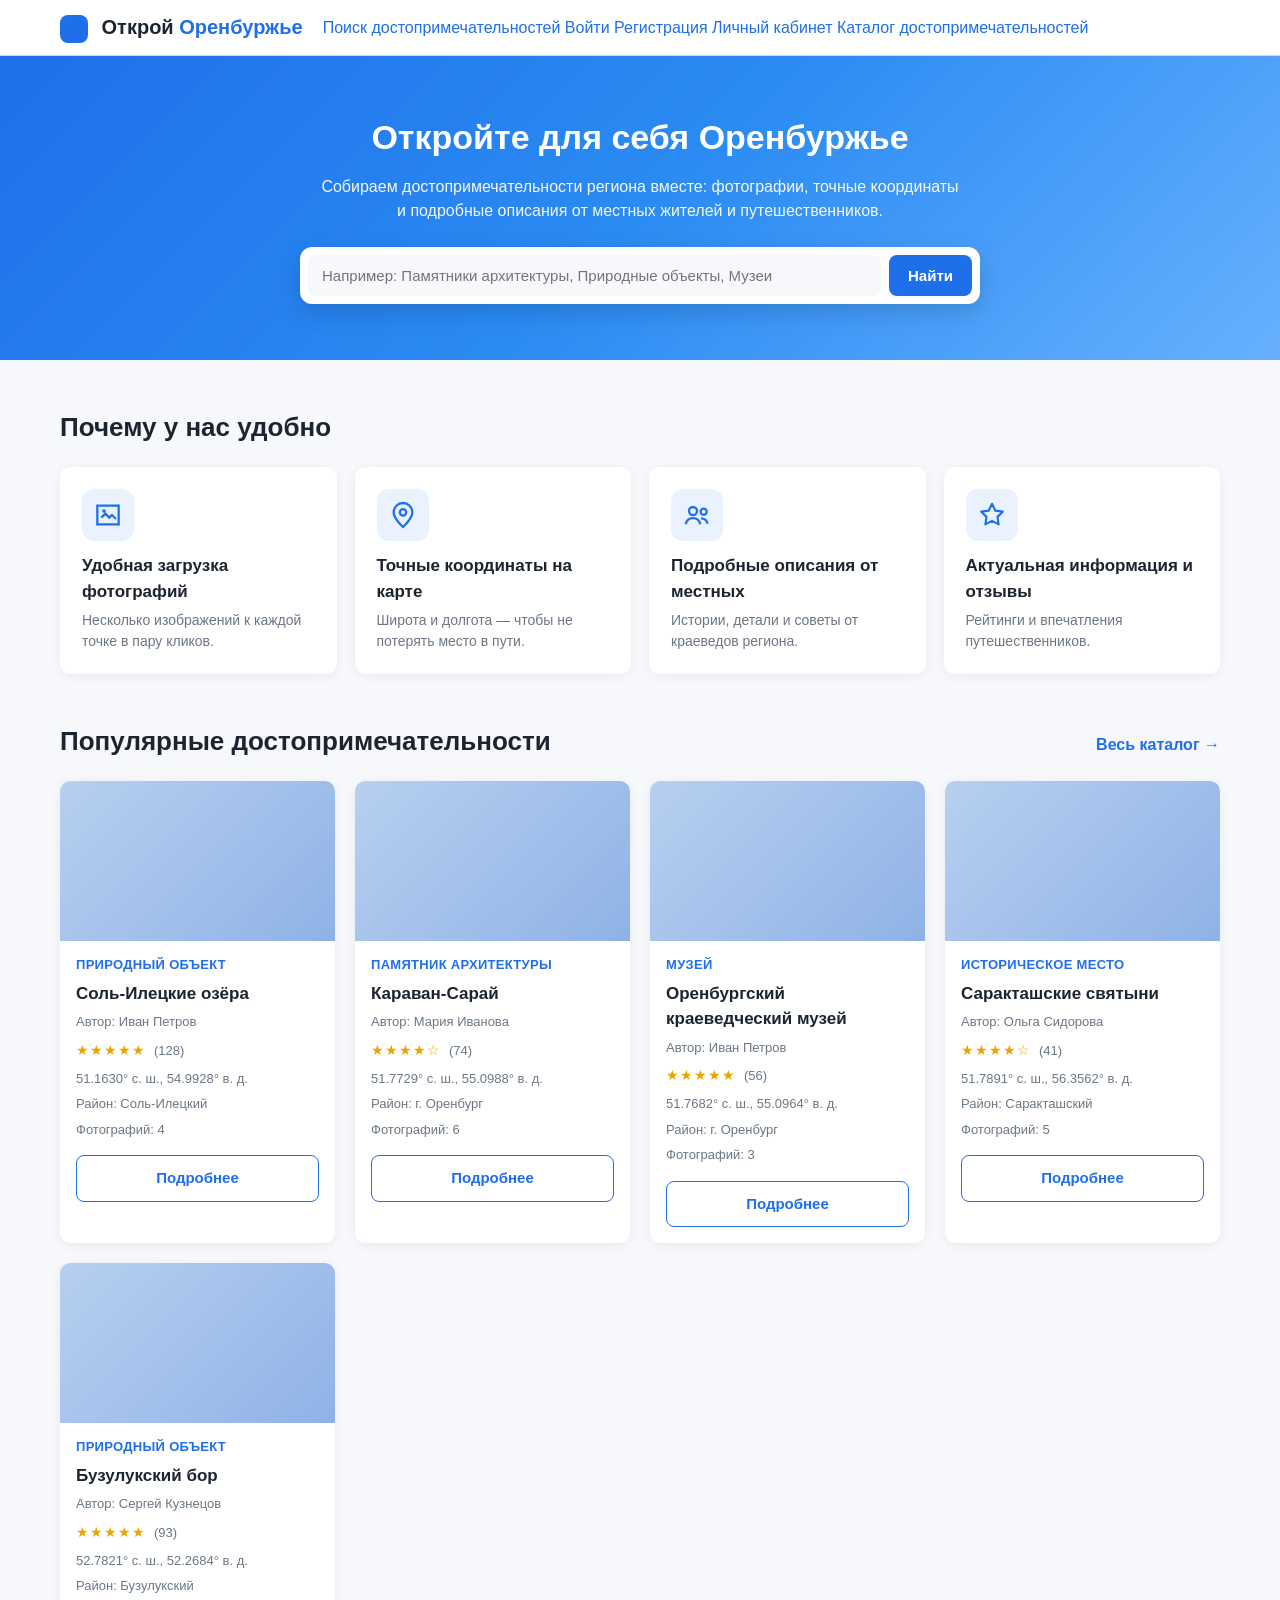
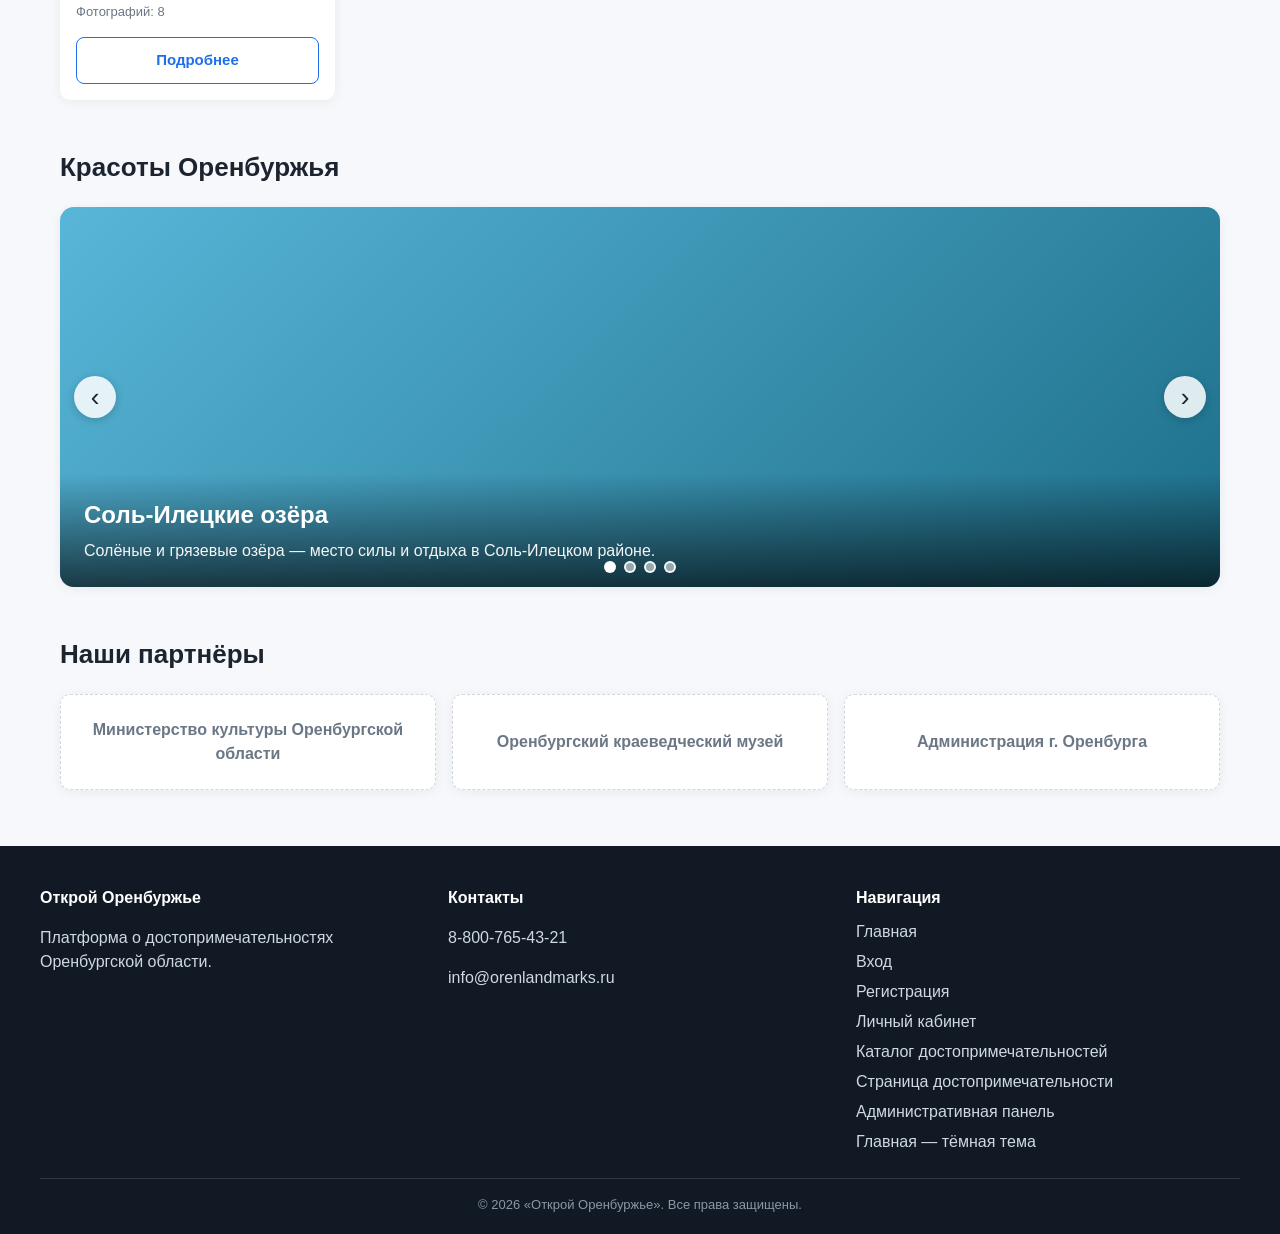
<file: index.html>
<!DOCTYPE html>
<html lang="ru">
<head>
  <meta charset="UTF-8">
  <meta name="viewport" content="width=device-width, initial-scale=1.0">
  <meta name="description" content="Открой Оренбуржье — платформа о достопримечательностях Оренбургской области: фото, координаты, описания от местных жителей.">
  <title>Открой Оренбуржье — главная</title>
  <link rel="stylesheet" href="style.css">
</head>
<body>

  <!-- ===================== ШАПКА / НАВИГАЦИЯ ===================== -->
  <header class="site-header">
    <div class="header-inner">

      <!-- Бургер (только мобилка, чистый CSS через :checked) -->
      <input type="checkbox" id="burger-toggle" class="burger-toggle" aria-label="Открыть меню">
      <label for="burger-toggle" class="burger" aria-hidden="true">
        <span></span><span></span><span></span>
      </label>

      <a href="index.html" class="logo" id="logo">
        <span class="logo-mark" aria-hidden="true">О</span>
        Открой&nbsp;<span>Оренбуржье</span>
      </a>

      <nav class="main-nav" id="main-nav">
        <a href="#search-section" id="go-to-search">Поиск достопримечательностей</a>
        <a href="login.html"    id="nav-login">Войти</a>
        <a href="register.html" id="nav-register">Регистрация</a>
        <a href="profile.html"  id="nav-profile">Личный кабинет</a>
        <a href="catalog.html"  id="nav-catalog">Каталог достопримечательностей</a>
      </nav>
    </div>
  </header>

  <main>

    <!-- ===================== HERO / БЫСТРЫЙ ПОИСК ===================== -->
    <section class="hero" id="search-section">
      <div class="hero-inner">
        <h1>Откройте для себя Оренбуржье</h1>
        <p class="hero-sub">
          Собираем достопримечательности региона вместе: фотографии, точные координаты
          и подробные описания от местных жителей и путешественников.
        </p>

        <form class="search-form" action="catalog.html" method="get" role="search">
          <label for="search-input" class="visually-hidden">Поиск по категориям</label>
          <input
            id="search-input"
            name="q"
            type="search"
            list="search-suggestions"
            placeholder="Например: Памятники архитектуры, Природные объекты, Музеи"
            autocomplete="off">
          <datalist id="search-suggestions">
            <option value="Памятники архитектуры">
            <option value="Природные объекты">
            <option value="Музеи">
            <option value="Исторические места">
          </datalist>
          <button id="search-button" class="btn btn-primary" type="submit">Найти</button>
        </form>
      </div>
    </section>

    <!-- ===================== ПРЕИМУЩЕСТВА ===================== -->
    <section class="section advantages" id="advantages-section">
      <h2 class="section-title">Почему у нас удобно</h2>
      <div class="advantages-grid">

        <article class="advantage">
          <div class="adv-icon" aria-hidden="true">
            <!-- иконка «фото/загрузка» -->
            <svg viewBox="0 0 24 24" width="32" height="32">
              <path d="M4 5h16v14H4z" fill="none" stroke="currentColor" stroke-width="1.7"/>
              <path d="M7 14l3-3 3 3 2-2 3 3" fill="none" stroke="currentColor" stroke-width="1.7"/>
              <circle cx="9" cy="9" r="1.4" fill="currentColor"/>
            </svg>
          </div>
          <h3>Удобная загрузка фотографий</h3>
          <p>Несколько изображений к каждой точке в пару кликов.</p>
        </article>

        <article class="advantage">
          <div class="adv-icon" aria-hidden="true">
            <!-- иконка «карта/координаты» -->
            <svg viewBox="0 0 24 24" width="32" height="32">
              <path d="M12 21s7-6.2 7-11a7 7 0 1 0-14 0c0 4.8 7 11 7 11z"
                    fill="none" stroke="currentColor" stroke-width="1.7"/>
              <circle cx="12" cy="10" r="2.4" fill="none" stroke="currentColor" stroke-width="1.7"/>
            </svg>
          </div>
          <h3>Точные координаты на карте</h3>
          <p>Широта и долгота — чтобы не потерять место в пути.</p>
        </article>

        <article class="advantage">
          <div class="adv-icon" aria-hidden="true">
            <!-- иконка «люди» -->
            <svg viewBox="0 0 24 24" width="32" height="32">
              <circle cx="9" cy="9" r="3" fill="none" stroke="currentColor" stroke-width="1.7"/>
              <path d="M3.5 19c.7-3 3-4.6 5.5-4.6S13.8 16 14.5 19"
                    fill="none" stroke="currentColor" stroke-width="1.7"/>
              <circle cx="17" cy="9.5" r="2.3" fill="none" stroke="currentColor" stroke-width="1.7"/>
              <path d="M15 14.6c2.2 0 4.3 1.4 5 4" fill="none" stroke="currentColor" stroke-width="1.7"/>
            </svg>
          </div>
          <h3>Подробные описания от местных</h3>
          <p>Истории, детали и советы от краеведов региона.</p>
        </article>

        <article class="advantage">
          <div class="adv-icon" aria-hidden="true">
            <!-- иконка «отзывы/звезда» -->
            <svg viewBox="0 0 24 24" width="32" height="32">
              <path d="M12 3.6l2.5 5.1 5.6.8-4 3.9.9 5.6L12 16.4l-5 2.6.9-5.6-4-3.9 5.6-.8z"
                    fill="none" stroke="currentColor" stroke-width="1.6" stroke-linejoin="round"/>
            </svg>
          </div>
          <h3>Актуальная информация и отзывы</h3>
          <p>Рейтинги и впечатления путешественников.</p>
        </article>

      </div>
    </section>

    <!-- ===================== ПОПУЛЯРНЫЕ (5 КАРТОЧЕК) ===================== -->
    <section class="section" id="popular-section">
      <div class="section-head">
        <h2 class="section-title">Популярные достопримечательности</h2>
        <a class="link-more" href="catalog.html">Весь каталог →</a>
      </div>

      <div class="popular-grid">

        <!-- Карточка 1 -->
        <article class="landmark-card">
          <div class="cover cover-1" aria-hidden="true"></div>
          <div class="card-body">
            <span class="cat">Природный объект</span>
            <h3><a href="landmark.html">Соль-Илецкие озёра</a></h3>
            <p class="meta">Автор: Иван Петров</p>
            <p class="rating" aria-label="Рейтинг 5 из 5">
              <span class="stars">★★★★★</span>
              <span class="rating-count">(128)</span>
            </p>
            <p class="meta coords">51.1630° с. ш., 54.9928° в. д.</p>
            <p class="meta">Район: Соль-Илецкий</p>
            <p class="meta">Фотографий: 4</p>
            <a class="btn btn-ghost btn-block" href="landmark.html">Подробнее</a>
          </div>
        </article>

        <!-- Карточка 2 -->
        <article class="landmark-card">
          <div class="cover cover-2" aria-hidden="true"></div>
          <div class="card-body">
            <span class="cat">Памятник архитектуры</span>
            <h3><a href="landmark.html">Караван-Сарай</a></h3>
            <p class="meta">Автор: Мария Иванова</p>
            <p class="rating" aria-label="Рейтинг 4 из 5">
              <span class="stars">★★★★☆</span>
              <span class="rating-count">(74)</span>
            </p>
            <p class="meta coords">51.7729° с. ш., 55.0988° в. д.</p>
            <p class="meta">Район: г. Оренбург</p>
            <p class="meta">Фотографий: 6</p>
            <a class="btn btn-ghost btn-block" href="landmark.html">Подробнее</a>
          </div>
        </article>

        <!-- Карточка 3 -->
        <article class="landmark-card">
          <div class="cover cover-3" aria-hidden="true"></div>
          <div class="card-body">
            <span class="cat">Музей</span>
            <h3><a href="landmark.html">Оренбургский краеведческий музей</a></h3>
            <p class="meta">Автор: Иван Петров</p>
            <p class="rating" aria-label="Рейтинг 5 из 5">
              <span class="stars">★★★★★</span>
              <span class="rating-count">(56)</span>
            </p>
            <p class="meta coords">51.7682° с. ш., 55.0964° в. д.</p>
            <p class="meta">Район: г. Оренбург</p>
            <p class="meta">Фотографий: 3</p>
            <a class="btn btn-ghost btn-block" href="landmark.html">Подробнее</a>
          </div>
        </article>

        <!-- Карточка 4 -->
        <article class="landmark-card">
          <div class="cover cover-4" aria-hidden="true"></div>
          <div class="card-body">
            <span class="cat">Историческое место</span>
            <h3><a href="landmark.html">Саракташские святыни</a></h3>
            <p class="meta">Автор: Ольга Сидорова</p>
            <p class="rating" aria-label="Рейтинг 4 из 5">
              <span class="stars">★★★★☆</span>
              <span class="rating-count">(41)</span>
            </p>
            <p class="meta coords">51.7891° с. ш., 56.3562° в. д.</p>
            <p class="meta">Район: Саракташский</p>
            <p class="meta">Фотографий: 5</p>
            <a class="btn btn-ghost btn-block" href="landmark.html">Подробнее</a>
          </div>
        </article>

        <!-- Карточка 5 -->
        <article class="landmark-card">
          <div class="cover cover-5" aria-hidden="true"></div>
          <div class="card-body">
            <span class="cat">Природный объект</span>
            <h3><a href="landmark.html">Бузулукский бор</a></h3>
            <p class="meta">Автор: Сергей Кузнецов</p>
            <p class="rating" aria-label="Рейтинг 5 из 5">
              <span class="stars">★★★★★</span>
              <span class="rating-count">(93)</span>
            </p>
            <p class="meta coords">52.7821° с. ш., 52.2684° в. д.</p>
            <p class="meta">Район: Бузулукский</p>
            <p class="meta">Фотографий: 8</p>
            <a class="btn btn-ghost btn-block" href="landmark.html">Подробнее</a>
          </div>
        </article>

      </div>
    </section>

    <!-- ===================== CSS-СЛАЙДЕР ===================== -->
    <section class="section" id="slider-section">
      <h2 class="section-title">Красоты Оренбуржья</h2>

      <div class="slider">

        <!-- 4 радио = 4 слайда. :checked управляет видимостью и точками-индикаторами -->
        <input type="radio" name="slide" id="slide-1" class="slide-input" checked>
        <input type="radio" name="slide" id="slide-2" class="slide-input">
        <input type="radio" name="slide" id="slide-3" class="slide-input">
        <input type="radio" name="slide" id="slide-4" class="slide-input">

        <div class="slides">
          <figure class="slide slide-a">
            <figcaption>
              <h3>Соль-Илецкие озёра</h3>
              <p>Солёные и грязевые озёра — место силы и отдыха в Соль-Илецком районе.</p>
            </figcaption>
          </figure>
          <figure class="slide slide-b">
            <figcaption>
              <h3>Караван-Сарай</h3>
              <p>Историко-архитектурный комплекс XIX века — один из символов Оренбурга.</p>
            </figcaption>
          </figure>
          <figure class="slide slide-c">
            <figcaption>
              <h3>Бузулукский бор</h3>
              <p>Крупнейший лесной массив степной зоны — реликтовый сосновый бор.</p>
            </figcaption>
          </figure>
          <figure class="slide slide-d">
            <figcaption>
              <h3>Саракташские святыни</h3>
              <p>Духовные и исторические места Саракташского района Оренбуржья.</p>
            </figcaption>
          </figure>
        </div>

        <!-- Индикаторы (точки). Клик по label переключает радио -->
        <div class="slider-indicators" id="slider-indicators">
          <label for="slide-1" class="dot dot-1" title="Слайд 1"></label>
          <label for="slide-2" class="dot dot-2" title="Слайд 2"></label>
          <label for="slide-3" class="dot dot-3" title="Слайд 3"></label>
          <label for="slide-4" class="dot dot-4" title="Слайд 4"></label>
        </div>

        <!-- Стрелки «Назад/Вперёд» тоже через label на соседние радио -->
        <label for="slide-4" class="slider-arrow arrow-prev" aria-label="Предыдущий слайд">‹</label>
        <label for="slide-2" class="slider-arrow arrow-next" aria-label="Следующий слайд">›</label>
      </div>
    </section>

    <!-- ===================== ПАРТНЁРЫ ===================== -->
    <section class="section partners" id="partners-section">
      <h2 class="section-title">Наши партнёры</h2>
      <div class="partners-grid">
        <div class="partner-logo"><span>Министерство культуры Оренбургской области</span></div>
        <div class="partner-logo"><span>Оренбургский краеведческий музей</span></div>
        <div class="partner-logo"><span>Администрация г. Оренбурга</span></div>
      </div>
    </section>

  </main>

  <!-- ===================== ПОДВАЛ ===================== -->
  <footer id="footer" class="site-footer">
    <div class="footer-inner">

      <div class="footer-col">
        <h3>Открой Оренбуржье</h3>
        <p>Платформа о достопримечательностях Оренбургской области.</p>
      </div>

      <div class="footer-col">
        <h3>Контакты</h3>
        <p><a href="tel:88007654321">8-800-765-43-21</a></p>
        <p><a href="mailto:info@orenlandmarks.ru">info@orenlandmarks.ru</a></p>
      </div>

      <div class="footer-col">
        <h3>Навигация</h3>
        <ul class="footer-nav">
          <li><a href="index.html">Главная</a></li>
          <li><a href="login.html">Вход</a></li>
          <li><a href="register.html">Регистрация</a></li>
          <li><a href="profile.html">Личный кабинет</a></li>
          <li><a href="catalog.html">Каталог достопримечательностей</a></li>
          <li><a href="landmark.html">Страница достопримечательности</a></li>
          <li><a href="admin.html">Административная панель</a></li>
          <li><a href="index_dark.html">Главная — тёмная тема</a></li>
        </ul>
      </div>

    </div>
    <p class="footer-copy">© 2026 «Открой Оренбуржье». Все права защищены.</p>
  </footer>

</body>
</html>
</file>
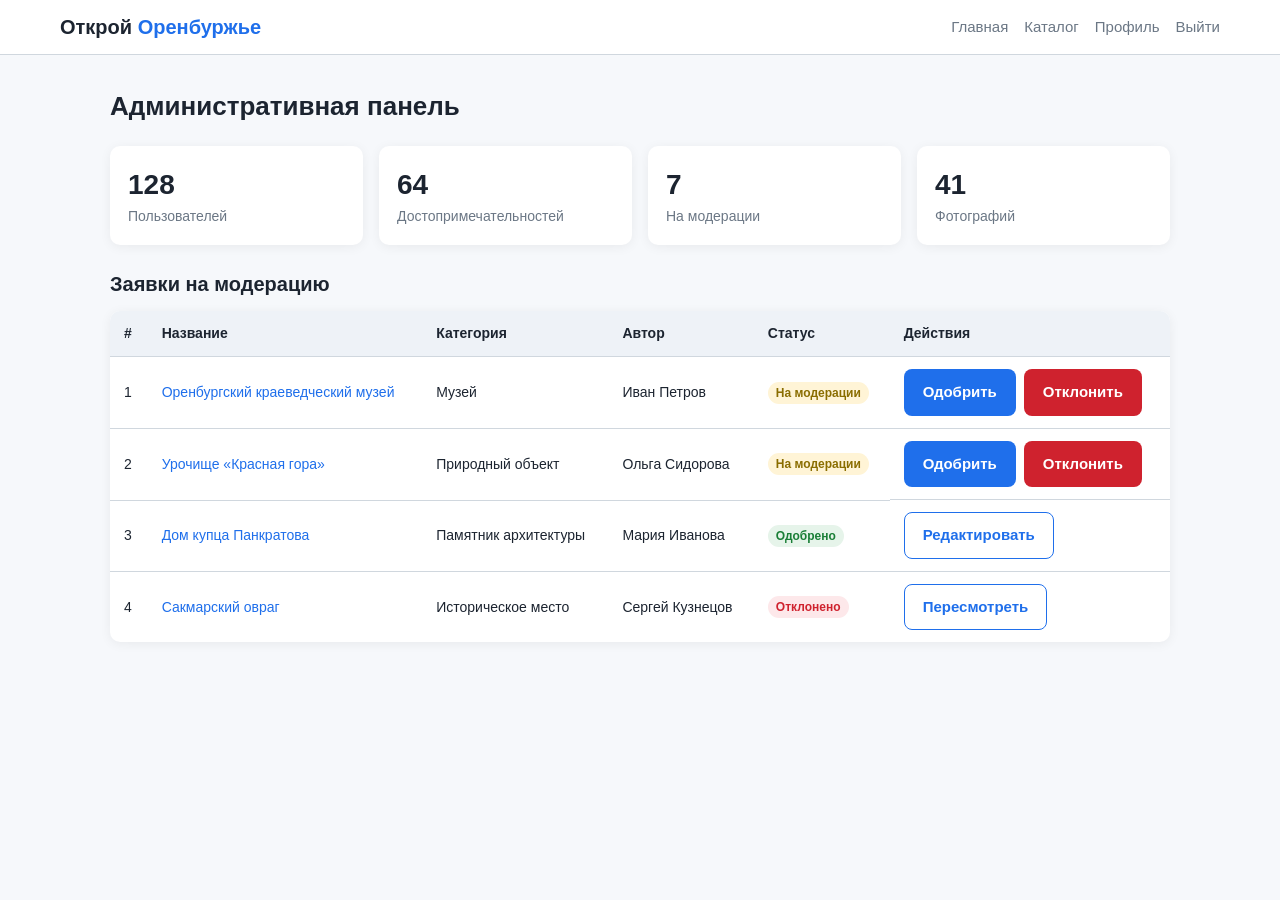
<file: admin.html>
<!DOCTYPE html>
<html lang="ru">
<head>
  <meta charset="UTF-8">
  <meta name="viewport" content="width=device-width, initial-scale=1.0">
  <title>Админ-панель — Открой Оренбуржье</title>
  <link rel="stylesheet" href="style.css">
</head>
<body>
  <header class="site-header">
    <div class="header-inner">
      <div class="logo">Открой <span>Оренбуржье</span></div>
      <nav class="header-nav">
        <a href="index.html">Главная</a>
        <a href="catalog.html">Каталог</a>
        <a href="profile.html">Профиль</a>
        <a href="login.html">Выйти</a>
      </nav>
    </div>
  </header>

  <main class="page">
    <h1 class="page-title">Административная панель</h1>

    <section class="stats">
      <div class="stat-card"><div class="num">128</div><div class="label">Пользователей</div></div>
      <div class="stat-card"><div class="num">64</div><div class="label">Достопримечательностей</div></div>
      <div class="stat-card"><div class="num">7</div><div class="label">На модерации</div></div>
      <div class="stat-card"><div class="num">41</div><div class="label">Фотографий</div></div>
    </section>

    <h2 style="font-size:20px;margin:0 0 12px;">Заявки на модерацию</h2>

    <table class="admin-table">
      <thead>
        <tr>
          <th>#</th>
          <th>Название</th>
          <th>Категория</th>
          <th>Автор</th>
          <th>Статус</th>
          <th>Действия</th>
        </tr>
      </thead>
      <tbody>
        <tr>
          <td>1</td>
          <td><a href="landmark.html">Оренбургский краеведческий музей</a></td>
          <td>Музей</td>
          <td>Иван Петров</td>
          <td><span class="badge pending">На модерации</span></td>
          <td class="admin-actions">
            <a class="btn btn-primary" href="admin.html?action=approve&amp;id=1">Одобрить</a>
            <a class="btn btn-danger"  href="admin.html?action=reject&amp;id=1">Отклонить</a>
          </td>
        </tr>
        <tr>
          <td>2</td>
          <td><a href="landmark.html">Урочище «Красная гора»</a></td>
          <td>Природный объект</td>
          <td>Ольга Сидорова</td>
          <td><span class="badge pending">На модерации</span></td>
          <td class="admin-actions">
            <a class="btn btn-primary" href="admin.html?action=approve&amp;id=2">Одобрить</a>
            <a class="btn btn-danger"  href="admin.html?action=reject&amp;id=2">Отклонить</a>
          </td>
        </tr>
        <tr>
          <td>3</td>
          <td><a href="landmark.html">Дом купца Панкратова</a></td>
          <td>Памятник архитектуры</td>
          <td>Мария Иванова</td>
          <td><span class="badge approved">Одобрено</span></td>
          <td class="admin-actions">
            <a class="btn btn-ghost" href="landmark.html">Редактировать</a>
          </td>
        </tr>
        <tr>
          <td>4</td>
          <td><a href="landmark.html">Сакмарский овраг</a></td>
          <td>Историческое место</td>
          <td>Сергей Кузнецов</td>
          <td><span class="badge rejected">Отклонено</span></td>
          <td class="admin-actions">
            <a class="btn btn-ghost" href="admin.html?action=review&amp;id=4">Пересмотреть</a>
          </td>
        </tr>
      </tbody>
    </table>
  </main>
</body>
</html>
</file>
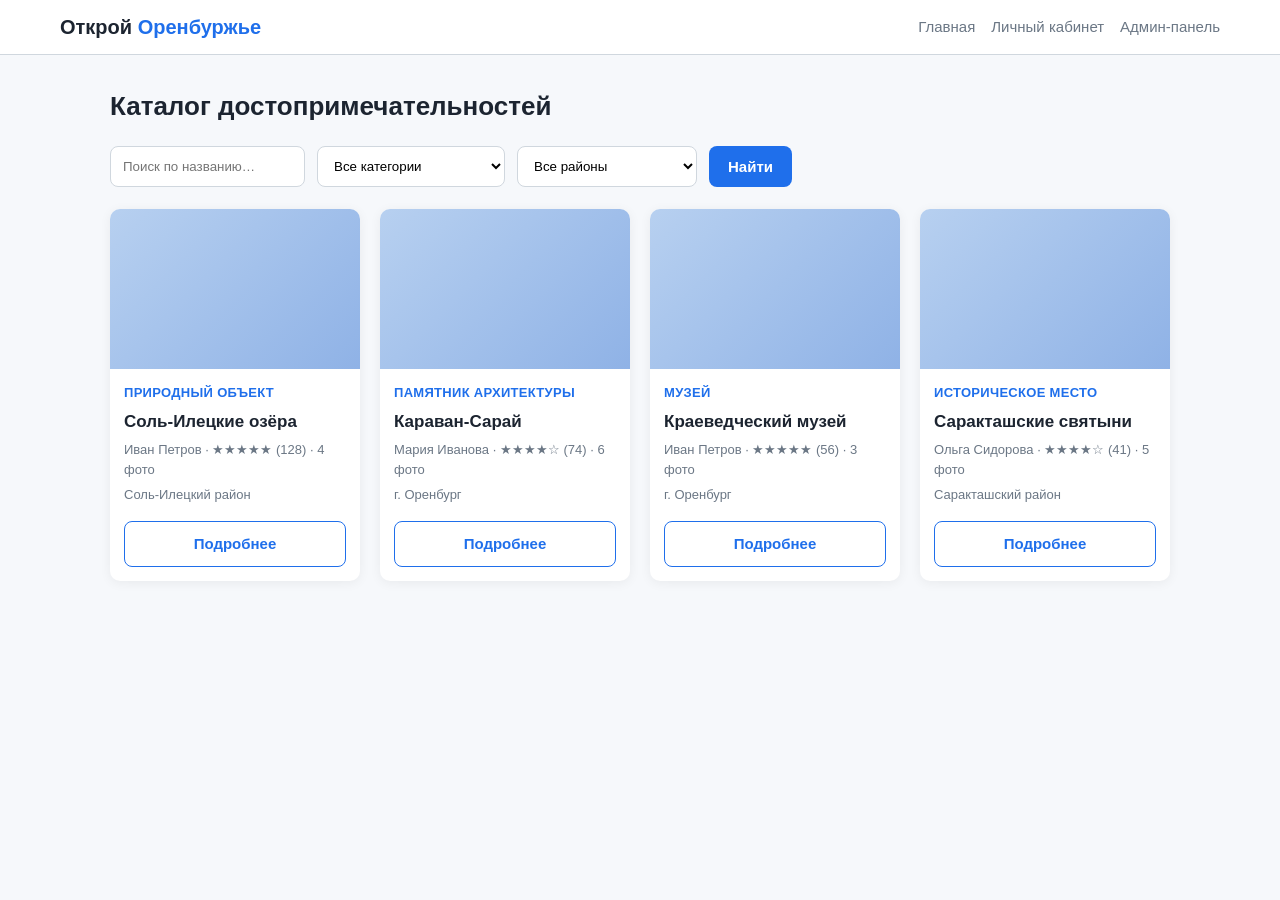
<file: catalog.html>
<!DOCTYPE html>
<html lang="ru">
<head>
  <meta charset="UTF-8">
  <meta name="viewport" content="width=device-width, initial-scale=1.0">
  <title>Каталог — Открой Оренбуржье</title>
  <link rel="stylesheet" href="style.css">
</head>
<body>
  <header class="site-header">
    <div class="header-inner">
      <div class="logo">Открой <span>Оренбуржье</span></div>
      <nav class="header-nav">
        <a href="index.html">Главная</a>
        <a href="profile.html">Личный кабинет</a>
        <a href="admin.html">Админ-панель</a>
      </nav>
    </div>
  </header>

  <main class="page">
    <h1 class="page-title">Каталог достопримечательностей</h1>

    <form class="filters" action="catalog.html" method="get">
      <input type="search" name="q" placeholder="Поиск по названию…">
      <select name="category">
        <option value="">Все категории</option>
        <option>Памятник архитектуры</option>
        <option>Природный объект</option>
        <option>Музей</option>
        <option>Историческое место</option>
      </select>
      <select name="district">
        <option value="">Все районы</option>
        <option>г. Оренбург</option>
        <option>Соль-Илецкий</option>
        <option>Бузулукский</option>
        <option>Оренбургский</option>
      </select>
      <button class="btn btn-primary" type="submit">Найти</button>
    </form>

    <div class="catalog-grid">
      <article class="landmark-card">
        <div class="cover"></div>
        <div class="body">
          <span class="cat">Природный объект</span>
          <h3><a href="landmark.html">Соль-Илецкие озёра</a></h3>
          <p class="meta">Иван Петров · ★★★★★ (128) · 4 фото</p>
          <p class="meta">Соль-Илецкий район</p>
          <a class="btn btn-ghost" href="landmark.html">Подробнее</a>
        </div>
      </article>

      <article class="landmark-card">
        <div class="cover"></div>
        <div class="body">
          <span class="cat">Памятник архитектуры</span>
          <h3><a href="landmark.html">Караван-Сарай</a></h3>
          <p class="meta">Мария Иванова · ★★★★☆ (74) · 6 фото</p>
          <p class="meta">г. Оренбург</p>
          <a class="btn btn-ghost" href="landmark.html">Подробнее</a>
        </div>
      </article>

      <article class="landmark-card">
        <div class="cover"></div>
        <div class="body">
          <span class="cat">Музей</span>
          <h3><a href="landmark.html">Краеведческий музей</a></h3>
          <p class="meta">Иван Петров · ★★★★★ (56) · 3 фото</p>
          <p class="meta">г. Оренбург</p>
          <a class="btn btn-ghost" href="landmark.html">Подробнее</a>
        </div>
      </article>

      <article class="landmark-card">
        <div class="cover"></div>
        <div class="body">
          <span class="cat">Историческое место</span>
          <h3><a href="landmark.html">Саракташские святыни</a></h3>
          <p class="meta">Ольга Сидорова · ★★★★☆ (41) · 5 фото</p>
          <p class="meta">Саракташский район</p>
          <a class="btn btn-ghost" href="landmark.html">Подробнее</a>
        </div>
      </article>
    </div>
  </main>
</body>
</html>
</file>
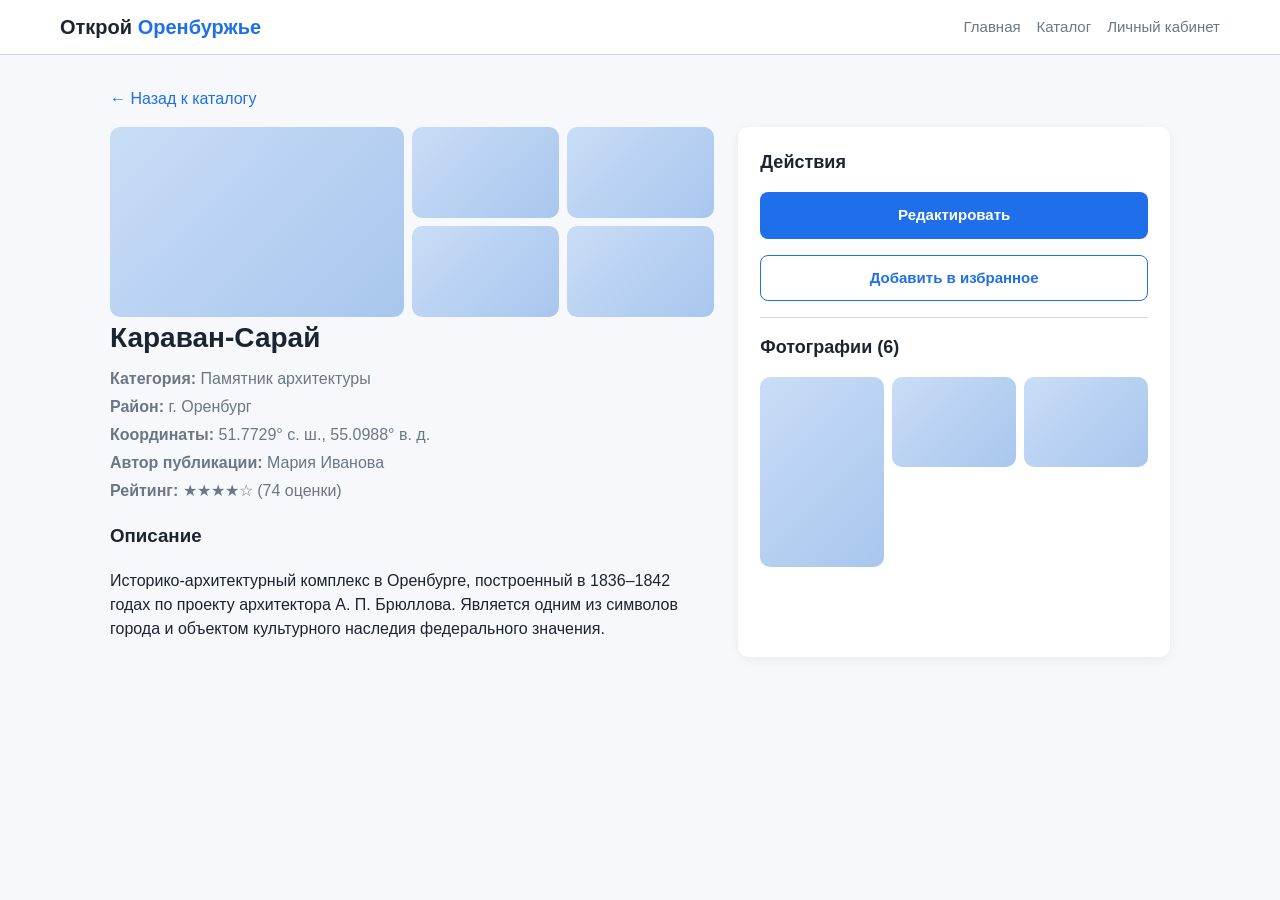
<file: landmark.html>
<!DOCTYPE html>
<html lang="ru">
<head>
  <meta charset="UTF-8">
  <meta name="viewport" content="width=device-width, initial-scale=1.0">
  <title>Караван-Сарай — Открой Оренбуржье</title>
  <link rel="stylesheet" href="style.css">
</head>
<body>
  <header class="site-header">
    <div class="header-inner">
      <div class="logo">Открой <span>Оренбуржье</span></div>
      <nav class="header-nav">
        <a href="index.html">Главная</a>
        <a href="catalog.html">Каталог</a>
        <a href="profile.html">Личный кабинет</a>
      </nav>
    </div>
  </header>

  <main class="page">
    <p><a href="catalog.html">← Назад к каталогу</a></p>

    <div class="landmark-detail">
      <section>
        <div class="landmark-gallery" aria-label="Галерея изображений">
          <div></div><div></div><div></div>
          <div></div><div></div>
        </div>

        <h1>Караван-Сарай</h1>
        <p class="info-row"><strong>Категория:</strong> Памятник архитектуры</p>
        <p class="info-row"><strong>Район:</strong> г. Оренбург</p>
        <p class="info-row"><strong>Координаты:</strong> 51.7729° с. ш., 55.0988° в. д.</p>
        <p class="info-row"><strong>Автор публикации:</strong> Мария Иванова</p>
        <p class="info-row"><strong>Рейтинг:</strong> ★★★★☆ (74 оценки)</p>

        <h3>Описание</h3>
        <p>
          Историко-архитектурный комплекс в Оренбурге, построенный в 1836–1842 годах
          по проекту архитектора А. П. Брюллова. Является одним из символов города
          и объектом культурного наследия федерального значения.
        </p>
      </section>

      <aside class="sidebar card">
        <h3>Действия</h3>
        <p><a class="btn btn-primary btn-block" href="profile.html">Редактировать</a></p>
        <p><a class="btn btn-ghost btn-block" href="profile.html">Добавить в избранное</a></p>
        <hr style="border:none;border-top:1px solid var(--border);margin:16px 0;">
        <h3>Фотографии (6)</h3>
        <div class="landmark-gallery" style="grid-template-columns:1fr 1fr 1fr;">
          <div></div><div></div><div></div>
        </div>
      </aside>
    </div>
  </main>
</body>
</html>
</file>
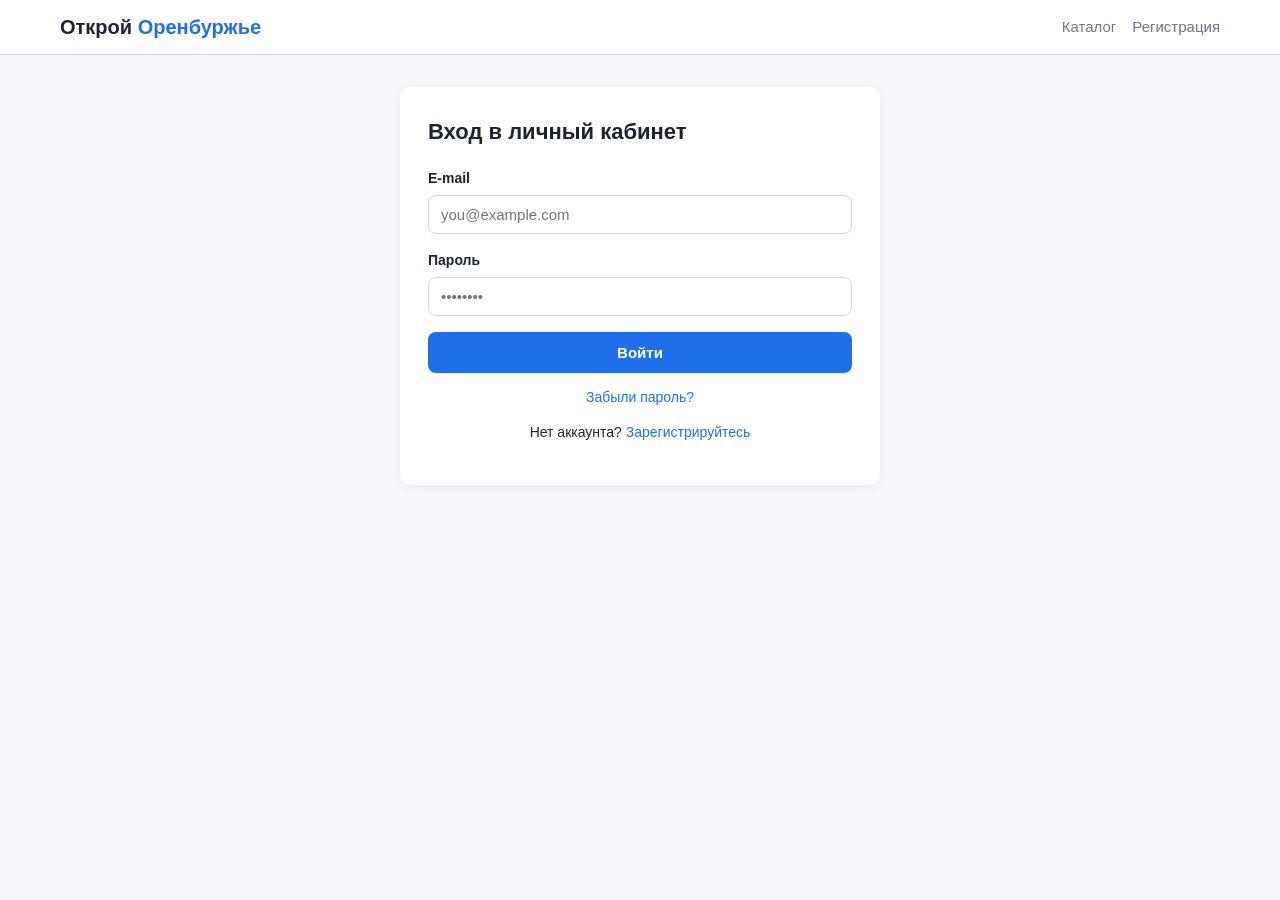
<file: login.html>
<!DOCTYPE html>
<html lang="ru">
<head>
  <meta charset="UTF-8">
  <meta name="viewport" content="width=device-width, initial-scale=1.0">
  <title>Вход — Открой Оренбуржье</title>
  <link rel="stylesheet" href="style.css">
</head>
<body>
  <header class="site-header">
    <div class="header-inner">
      <div class="logo">Открой <span>Оренбуржье</span></div>
      <nav class="header-nav">
        <a href="catalog.html">Каталог</a>
        <a href="register.html">Регистрация</a>
      </nav>
    </div>
  </header>

  <main class="page">
    <form class="form-card" id="login-form" action="profile.html" method="get">
      <h2>Вход в личный кабинет</h2>

      <div class="field">
        <label for="login-email">E-mail</label>
        <input id="login-email" name="email" type="email" placeholder="you@example.com" required>
      </div>

      <div class="field">
        <label for="login-password">Пароль</label>
        <input id="login-password" name="password" type="password" placeholder="••••••••" minlength="8" required>
      </div>

      <p class="login-valid">✓ Данные заполнены корректно — можно входить.</p>
      <p class="login-error">✗ Проверьте корректность введённых данных.</p>

      <button type="submit" id="login-submit" class="btn btn-primary btn-block">Войти</button>

      <p style="margin-top:14px;text-align:center;font-size:14px;">
        <a id="forgot-password-link" href="register.html">Забыли пароль?</a>
      </p>
      <p style="text-align:center;font-size:14px;">
        Нет аккаунта? <a href="register.html">Зарегистрируйтесь</a>
      </p>
    </form>
  </main>
</body>
</html>
</file>
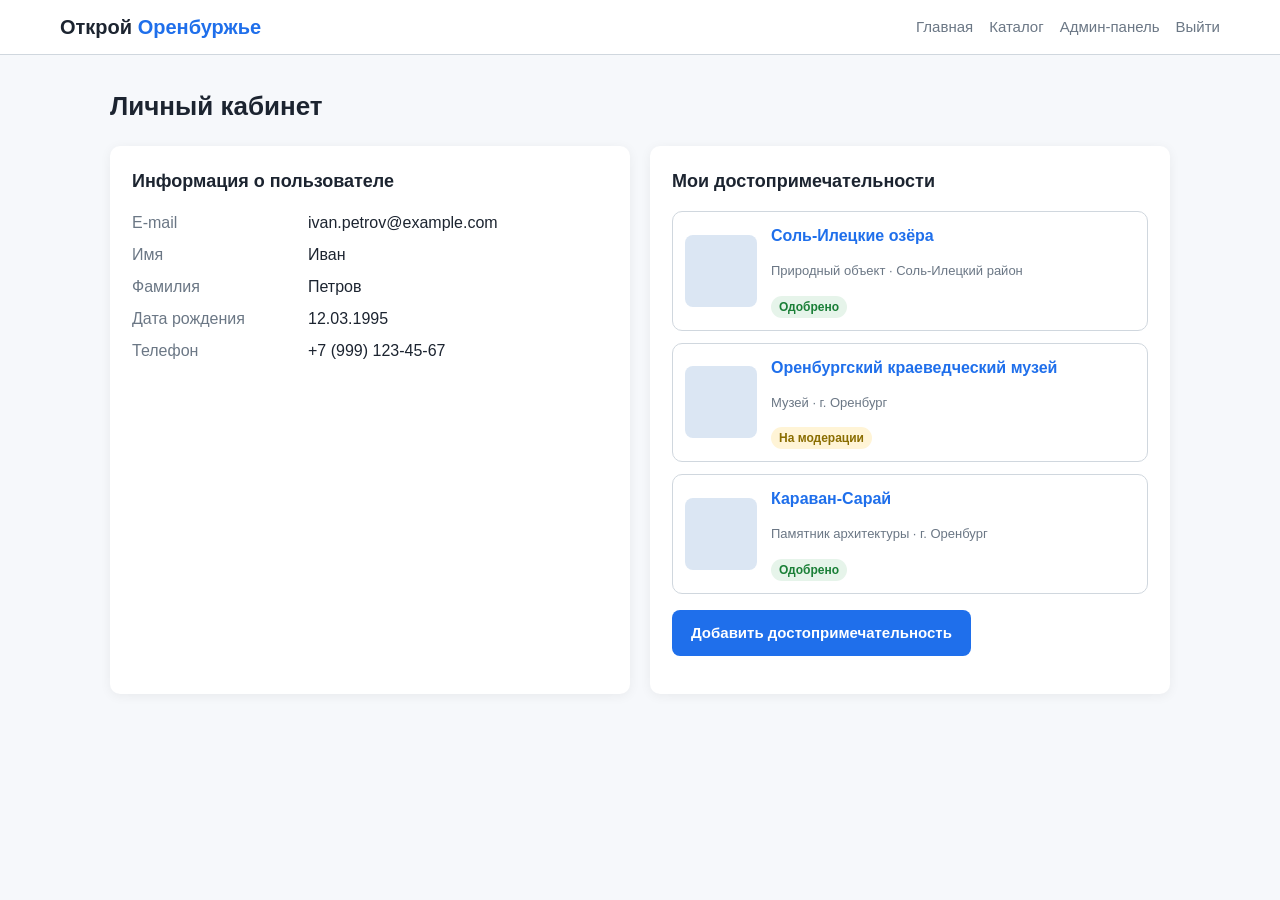
<file: profile.html>
<!DOCTYPE html>
<html lang="ru">
<head>
  <meta charset="UTF-8">
  <meta name="viewport" content="width=device-width, initial-scale=1.0">
  <title>Личный кабинет — Открой Оренбуржье</title>
  <link rel="stylesheet" href="style.css">
</head>
<body>
  <header class="site-header">
    <div class="header-inner">
      <div class="logo">Открой <span>Оренбуржье</span></div>
      <nav class="header-nav">
        <a href="index.html">Главная</a>
        <a href="catalog.html">Каталог</a>
        <a href="admin.html">Админ-панель</a>
        <a href="login.html">Выйти</a>
      </nav>
    </div>
  </header>

  <main class="page" id="profile-page">
    <h1 class="page-title">Личный кабинет</h1>

    <div class="profile-grid">
      <section class="card user-info" id="user-info">
        <h3>Информация о пользователе</h3>
        <dl>
          <dt>E-mail</dt><dd>ivan.petrov@example.com</dd>
          <dt>Имя</dt><dd>Иван</dd>
          <dt>Фамилия</dt><dd>Петров</dd>
          <dt>Дата рождения</dt><dd>12.03.1995</dd>
          <dt>Телефон</dt><dd>+7 (999) 123-45-67</dd>
        </dl>
      </section>

      <section class="card">
        <h3>Мои достопримечательности</h3>
        <div class="my-list" id="my-landmarks">
          <a class="my-item" href="landmark.html">
            <div class="thumb" aria-hidden="true"></div>
            <div>
              <h4>Соль-Илецкие озёра</h4>
              <p class="meta">Природный объект · Соль-Илецкий район</p>
              <span class="badge approved">Одобрено</span>
            </div>
          </a>
          <a class="my-item" href="landmark.html">
            <div class="thumb" aria-hidden="true"></div>
            <div>
              <h4>Оренбургский краеведческий музей</h4>
              <p class="meta">Музей · г. Оренбург</p>
              <span class="badge pending">На модерации</span>
            </div>
          </a>
          <a class="my-item" href="landmark.html">
            <div class="thumb" aria-hidden="true"></div>
            <div>
              <h4>Караван-Сарай</h4>
              <p class="meta">Памятник архитектуры · г. Оренбург</p>
              <span class="badge approved">Одобрено</span>
            </div>
          </a>
        </div>
        <p style="margin-top:16px;">
          <a class="btn btn-primary" href="catalog.html">Добавить достопримечательность</a>
        </p>
      </section>
    </div>
  </main>
</body>
</html>
</file>
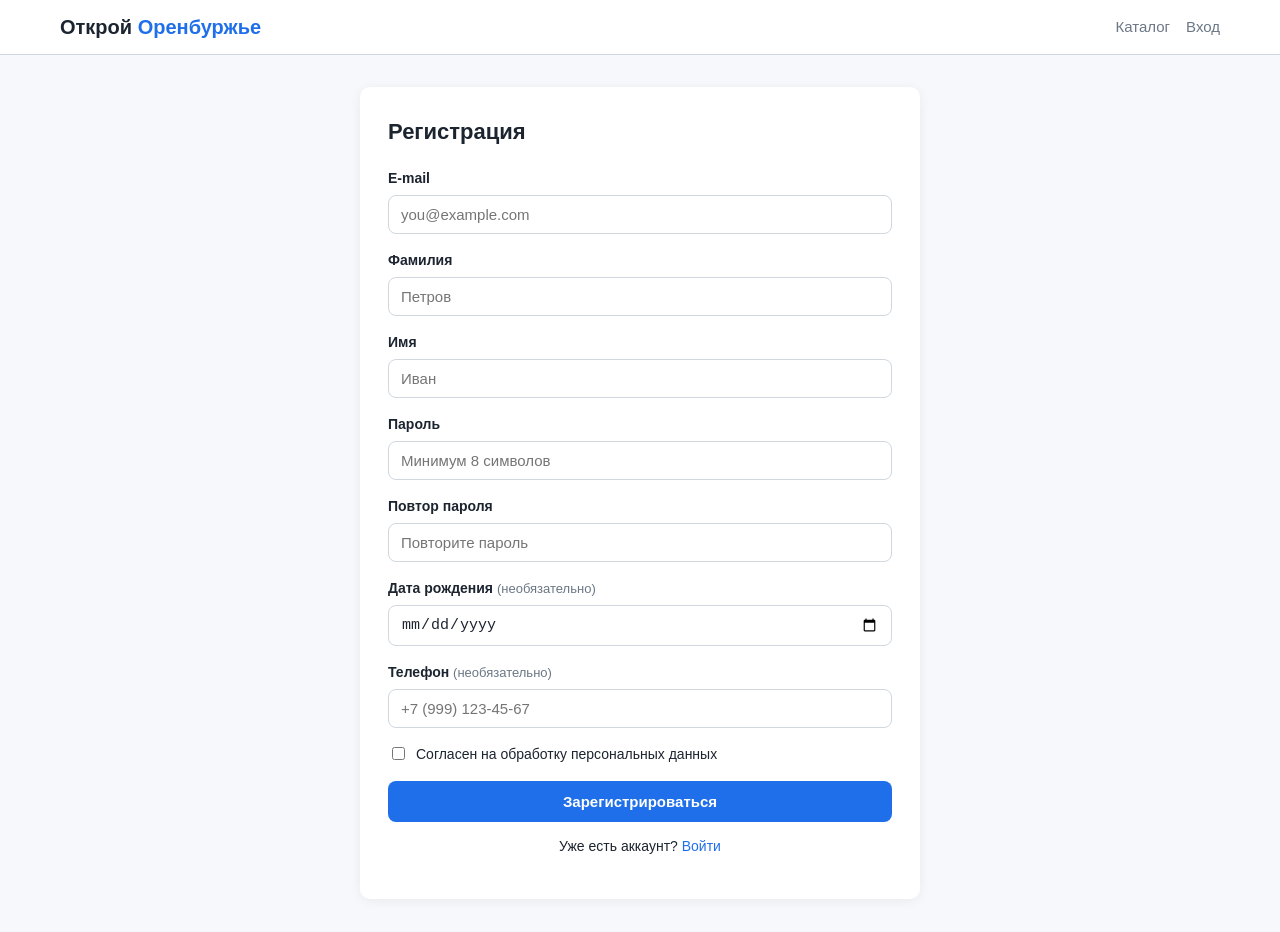
<file: register.html>
<!DOCTYPE html>
<html lang="ru">
<head>
  <meta charset="UTF-8">
  <meta name="viewport" content="width=device-width, initial-scale=1.0">
  <title>Регистрация — Открой Оренбуржье</title>
  <link rel="stylesheet" href="style.css">
</head>
<body>
  <header class="site-header">
    <div class="header-inner">
      <div class="logo">Открой <span>Оренбуржье</span></div>
      <nav class="header-nav">
        <a href="catalog.html">Каталог</a>
        <a href="login.html">Вход</a>
      </nav>
    </div>
  </header>

  <main class="page">
    <form class="form-card" id="register-form" action="login.html" method="get" style="max-width:560px;">
      <h2>Регистрация</h2>

      <div class="field">
        <label for="reg-email">E-mail</label>
        <input id="reg-email" name="email" type="email" placeholder="you@example.com" required>
        <p class="hint valid">E-mail указан корректно</p>
        <p class="hint invalid">Введите корректный e-mail</p>
      </div>

      <div class="field">
        <label for="reg-lastname">Фамилия</label>
        <input id="reg-lastname" name="lastname" type="text" placeholder="Петров" required>
        <p class="hint valid">✓</p>
        <p class="hint invalid">Обязательное поле</p>
      </div>

      <div class="field">
        <label for="reg-firstname">Имя</label>
        <input id="reg-firstname" name="firstname" type="text" placeholder="Иван" required>
        <p class="hint valid">✓</p>
        <p class="hint invalid">Обязательное поле</p>
      </div>

      <div class="field">
        <label for="reg-password">Пароль</label>
        <input id="reg-password" name="password" type="password" placeholder="Минимум 8 символов" minlength="8" required>
        <p class="hint valid">Пароль достаточной длины</p>
        <p class="hint invalid">Пароль должен быть не короче 8 символов</p>
      </div>

      <div class="field">
        <label for="reg-password-confirm">Повтор пароля</label>
        <input id="reg-password-confirm" name="password_confirm" type="password" placeholder="Повторите пароль" minlength="8" required>
        <p class="hint valid">✓</p>
        <p class="hint invalid">Обязательное поле</p>
      </div>

      <div class="field">
        <label for="reg-birthdate">Дата рождения <span class="optional">(необязательно)</span></label>
        <input id="reg-birthdate" name="birthdate" type="date">
      </div>

      <div class="field">
        <label for="reg-phone">Телефон <span class="optional">(необязательно)</span></label>
        <input id="reg-phone" name="phone" type="tel" placeholder="+7 (999) 123-45-67">
      </div>

      <div class="field checkbox-row">
        <input id="reg-consent" name="consent" type="checkbox" required>
        <label for="reg-consent" style="margin:0;font-weight:400;">
          Согласен на обработку персональных данных
        </label>
      </div>

      <button type="submit" id="reg-submit" class="btn btn-primary btn-block">Зарегистрироваться</button>

      <p style="margin-top:14px;text-align:center;font-size:14px;">
        Уже есть аккаунт? <a href="login.html">Войти</a>
      </p>
    </form>
  </main>
</body>
</html>
</file>
<file: style.css>
/* ===== Базовые стили ===== */
:root {
    --bg: #f6f8fb;
    --card: #ffffff;
    --text: #1c2430;
    --muted: #6b7785;
    --primary: #1f6feb;
    --primary-dark: #1557c0;
    --success: #1a7f37;
    --danger: #cf222e;
    --border: #d0d7de;
    --radius: 10px;
    --shadow: 0 2px 12px rgba(0,0,0,.06);
  }
  * { box-sizing: border-box; }
  html { scroll-behavior: smooth; }
  body {
    margin: 0;
    font-family: 'Segoe UI', Roboto, Arial, sans-serif;
    color: var(--text);
    background: var(--bg);
    line-height: 1.5;
  }
  a { color: var(--primary); text-decoration: none; }
  a:hover { text-decoration: underline; }
  img { max-width: 100%; display: block; }
  
  /* ===== Шапка ===== */
  .site-header {
    background: var(--card);
    border-bottom: 1px solid var(--border);
    position: sticky; top: 0; z-index: 10;
  }
  .header-inner {
    max-width: 1200px; margin: 0 auto; padding: 12px 20px;
    display: flex; align-items: center; gap: 20px;
  }
  .logo { font-weight: 700; font-size: 20px; color: var(--text); }
  .logo span { color: var(--primary); }
  .header-nav { margin-left: auto; display: flex; gap: 16px; flex-wrap: wrap; }
  .header-nav a { color: var(--muted); font-weight: 500; }
  .header-nav a:hover { color: var(--primary); }
  
  /* ===== Обёртки страниц ===== */
  .page { max-width: 1100px; margin: 32px auto; padding: 0 20px; }
  .page-title { margin: 0 0 20px; font-size: 26px; }
  
  /* ===== Формы ===== */
  .form-card {
    background: var(--card); border-radius: var(--radius);
    box-shadow: var(--shadow); padding: 28px; max-width: 480px; margin: 0 auto;
  }
  .form-card h2 { margin: 0 0 20px; font-size: 22px; }
  .field { margin-bottom: 16px; }
  .field label { display: block; margin-bottom: 6px; font-size: 14px; font-weight: 600; }
  .field input,
  .field textarea,
  .field select {
    width: 100%; padding: 10px 12px;
    border: 1px solid var(--border); border-radius: 8px;
    font-size: 15px; background: #fff; color: var(--text);
    transition: border-color .2s, box-shadow .2s;
  }
  .field input:focus,
  .field textarea:focus,
  .field select:focus {
    outline: none; border-color: var(--primary);
    box-shadow: 0 0 0 3px rgba(31,111,235,.15);
  }
  
  /* Псевдо-валидация средствами CSS */
  .field input:required:valid { border-color: var(--success); }
  .field input:required:invalid:not(:placeholder-shown) { border-color: var(--danger); }
  .field input:required:valid ~ .hint.valid { display: block; }
  .field input:required:invalid:not(:placeholder-shown) ~ .hint.invalid { display: block; }
  .hint { display: none; font-size: 12px; margin-top: 4px; }
  .hint.valid { color: var(--success); }
  .hint.invalid { color: var(--danger); }
  
  .checkbox-row { display: flex; gap: 8px; align-items: flex-start; font-size: 14px; }
  .checkbox-row input { width: auto; margin-top: 3px; }
  .optional { color: var(--muted); font-size: 13px; font-weight: 400; }
  
  .btn {
    display: inline-block; padding: 11px 18px; border-radius: 8px;
    border: 1px solid transparent; font-size: 15px; font-weight: 600;
    cursor: pointer; transition: background .2s, border-color .2s;
    text-align: center;
  }
  .btn-primary { background: var(--primary); color: #fff; }
  .btn-primary:hover { background: var(--primary-dark); text-decoration: none; }
  .btn-ghost { background: #fff; color: var(--primary); border-color: var(--primary); }
  .btn-ghost:hover { background: #eef4ff; text-decoration: none; }
  .btn-danger { background: var(--danger); color: #fff; }
  .btn-block { display: block; width: 100%; }
  
  /* Демонстрационная валидация логина: псевдоклассы :has() на форме */
  #login-form:has(#login-email:valid):has(#login-password:valid) .login-valid { display: block; }
  #login-form:has(#login-email:invalid:not(:placeholder-shown)) .login-error,
  #login-form:has(#login-password:invalid:not(:placeholder-shown)) .login-error { display: block; }
  .login-valid, .login-error { display: none; font-size: 13px; margin: 8px 0; }
  .login-valid { color: var(--success); }
  .login-error { color: var(--danger); }
  
  /* ===== Личный кабинет ===== */
  .profile-grid { display: grid; gap: 20px; grid-template-columns: 1fr; }
  .card {
    background: var(--card); border-radius: var(--radius);
    box-shadow: var(--shadow); padding: 22px;
  }
  .card h3 { margin: 0 0 16px; font-size: 18px; }
  .user-info dl { display: grid; grid-template-columns: 160px 1fr; gap: 8px 16px; margin: 0; }
  .user-info dt { color: var(--muted); font-weight: 500; }
  .user-info dd { margin: 0; }
  
  .my-list { display: grid; gap: 12px; grid-template-columns: 1fr; }
  .my-item {
    display: flex; gap: 14px; align-items: center;
    border: 1px solid var(--border); border-radius: 10px; padding: 12px;
  }
  .my-item .thumb {
    width: 72px; height: 72px; border-radius: 8px; background: #dbe6f3;
    flex: 0 0 72px;
  }
  .my-item h4 { margin: 0 0 4px; font-size: 16px; }
  .my-item .meta { color: var(--muted); font-size: 13px; }
  .badge {
    display: inline-block; padding: 2px 8px; border-radius: 999px;
    font-size: 12px; font-weight: 600;
  }
  .badge.approved { background: #e6f4ea; color: var(--success); }
  .badge.pending { background: #fff4d6; color: #8a6d00; }
  .badge.rejected { background: #fde8ea; color: var(--danger); }
  
  /* ===== Каталог ===== */
  .filters {
    display: flex; flex-wrap: wrap; gap: 12px; margin-bottom: 22px;
  }
  .filters input, .filters select {
    padding: 10px 12px; border: 1px solid var(--border);
    border-radius: 8px; background: #fff; min-width: 180px;
  }
  .catalog-grid {
    display: grid; gap: 20px;
    grid-template-columns: repeat(auto-fill, minmax(240px, 1fr));
  }
  .landmark-card {
    background: var(--card); border-radius: var(--radius);
    box-shadow: var(--shadow); overflow: hidden;
    display: flex; flex-direction: column;
  }
  .landmark-card .cover {
    height: 160px; background: linear-gradient(135deg,#b7d0f0,#8fb2e6);
  }
  .landmark-card .body { padding: 14px; display: flex; flex-direction: column; gap: 6px; }
  .landmark-card h3 { margin: 0; font-size: 17px; }
  .landmark-card .cat { color: var(--primary); font-size: 13px; font-weight: 600; }
  .landmark-card .meta { color: var(--muted); font-size: 13px; }
  .landmark-card .btn { margin-top: auto; }
  
  /* ===== Страница достопримечательности ===== */
  .landmark-detail { display: grid; gap: 24px; grid-template-columns: 1fr; }
  .landmark-gallery {
    display: grid; gap: 8px; grid-template-columns: 2fr 1fr 1fr;
  }
  .landmark-gallery div {
    background: linear-gradient(135deg,#c9ddf6,#a8c6ee);
    border-radius: 10px; min-height: 90px;
  }
  .landmark-gallery div:first-child { grid-row: span 2; min-height: 190px; }
  .landmark-detail h1 { margin: 0 0 8px; font-size: 28px; }
  .landmark-detail .info-row { color: var(--muted); margin: 4px 0; }
  
  /* ===== Админ-панель ===== */
  .admin-table { width: 100%; border-collapse: collapse; background: var(--card); border-radius: 10px; overflow: hidden; box-shadow: var(--shadow); }
  .admin-table th, .admin-table td { padding: 12px 14px; text-align: left; border-bottom: 1px solid var(--border); font-size: 14px; }
  .admin-table th { background: #eef2f7; font-weight: 600; }
  .admin-table tr:last-child td { border-bottom: none; }
  .admin-actions { display: flex; gap: 8px; flex-wrap: wrap; }
  .stats { display: grid; gap: 16px; grid-template-columns: repeat(auto-fit, minmax(180px,1fr)); margin-bottom: 24px; }
  .stat-card { background: var(--card); border-radius: 10px; box-shadow: var(--shadow); padding: 18px; }
  .stat-card .num { font-size: 28px; font-weight: 700; }
  .stat-card .label { color: var(--muted); font-size: 14px; }
  
  /* ===== Адаптив ===== */
  @media (min-width: 768px) {
    .profile-grid { grid-template-columns: 1fr 1fr; }
    .landmark-detail { grid-template-columns: 1.4fr 1fr; }
    .landmark-detail .sidebar { order: 2; }
  }
  @media (min-width: 1024px) {
    .header-nav a { font-size: 15px; }
  }

  /* ===== Утилиты ===== */
.visually-hidden {
  position: absolute !important; width: 1px; height: 1px;
  padding: 0; margin: -1px; overflow: hidden; clip: rect(0 0 0 0);
  white-space: nowrap; border: 0;
}
.btn-block { display: block; width: 100%; text-align: center; }

/* ===== Шапка: бургер ===== */
.burger-toggle { display: none; }
.burger {
  display: none; width: 40px; height: 40px; cursor: pointer;
  flex-direction: column; justify-content: center; gap: 5px;
  border: 1px solid var(--border); border-radius: 8px; padding: 0 9px;
}
.burger span { display: block; height: 2px; background: var(--text); border-radius: 2px; }

.logo-mark {
  display: inline-grid; place-items: center;
  width: 28px; height: 28px; border-radius: 8px;
  background: var(--primary); color: #fff; font-size: 15px; font-weight: 700;
  margin-right: 8px;
}

/* ===== HERO / Поиск ===== */
.hero {
  background: linear-gradient(135deg, #1f6feb 0%, #2a8bf2 50%, #67b0ff 100%);
  color: #fff; padding: 56px 20px;
}
.hero-inner { max-width: 900px; margin: 0 auto; text-align: center; }
.hero h1 { font-size: 34px; margin: 0 0 12px; }
.hero-sub { font-size: 16px; opacity: .95; max-width: 640px; margin: 0 auto 24px; }

.search-form {
  display: flex; gap: 8px; max-width: 680px; margin: 0 auto;
  background: #fff; border-radius: 12px; padding: 8px;
  box-shadow: 0 8px 24px rgba(0,0,0,.15);
}
.search-form input {
  flex: 1; border: 0; outline: none; padding: 12px 14px;
  font-size: 15px; border-radius: 8px; background: #f6f8fb; color: var(--text);
}
.search-form .btn { white-space: nowrap; }

/* ===== Секции ===== */
.section { max-width: 1200px; margin: 48px auto; padding: 0 20px; }
.section-title { font-size: 26px; margin: 0 0 20px; }
.section-head { display: flex; align-items: baseline; justify-content: space-between; gap: 16px; flex-wrap: wrap; }
.link-more { font-weight: 600; }

/* ===== Преимущества ===== */
.advantages-grid {
  display: grid; gap: 18px;
  grid-template-columns: repeat(auto-fit, minmax(220px, 1fr));
}
.advantage {
  background: var(--card); border-radius: var(--radius);
  box-shadow: var(--shadow); padding: 22px;
}
.adv-icon {
  width: 52px; height: 52px; border-radius: 12px;
  display: grid; place-items: center;
  background: #eaf2ff; color: var(--primary); margin-bottom: 12px;
}
.advantage h3 { margin: 0 0 6px; font-size: 17px; }
.advantage p { margin: 0; color: var(--muted); font-size: 14px; }

/* ===== Популярные карточки ===== */
.popular-grid {
  display: grid; gap: 20px;
  grid-template-columns: repeat(auto-fill, minmax(230px, 1fr));
}
.landmark-card {
  background: var(--card); border-radius: var(--radius);
  box-shadow: var(--shadow); overflow: hidden;
  display: flex; flex-direction: column;
}
.cover { height: 160px; }
.cover-1 { background: linear-gradient(135deg,#6fc3df,#2f8fb3); }
.cover-2 { background: linear-gradient(135deg,#d9b56b,#a97c2f); }
.cover-3 { background: linear-gradient(135deg,#b18ad9,#6d3fa8); }
.cover-4 { background: linear-gradient(135deg,#e58a8a,#b23b3b); }
.cover-5 { background: linear-gradient(135deg,#7fd18b,#2f8a44); }
.card-body { padding: 14px 16px 16px; display: flex; flex-direction: column; gap: 6px; }
.landmark-card h3 { margin: 0; font-size: 17px; }
.landmark-card h3 a { color: inherit; text-decoration: none; }
.landmark-card h3 a:hover { color: var(--primary); }
.landmark-card .cat { color: var(--primary); font-size: 13px; font-weight: 700; text-transform: uppercase; letter-spacing: .3px; }
.landmark-card .meta { color: var(--muted); font-size: 13px; margin: 0; }
.landmark-card .coords { font-variant-numeric: tabular-nums; }
.rating { margin: 2px 0; font-size: 14px; }
.stars { color: #e8a500; letter-spacing: 1px; }
.rating-count { color: var(--muted); font-size: 13px; margin-left: 4px; }
.landmark-card .btn { margin-top: 10px; }

/* ===== CSS-СЛАЙДЕР ===== */
.slider {
  position: relative; border-radius: 14px; overflow: hidden;
  box-shadow: var(--shadow); background: #dbe6f3;
}
.slide-input { position: absolute; opacity: 0; pointer-events: none; }

.slides { position: relative; height: 380px; }
.slide {
  position: absolute; inset: 0; margin: 0;
  opacity: 0; transform: scale(1.03);
  transition: opacity .6s ease, transform .6s ease;
  display: flex; align-items: flex-end;
}
.slide figcaption {
  padding: 24px; color: #fff; width: 100%;
  background: linear-gradient(transparent, rgba(0,0,0,.65));
}
.slide h3 { margin: 0 0 6px; font-size: 24px; }
.slide p { margin: 0; max-width: 640px; opacity: .95; }

.slide-a { background: linear-gradient(135deg,#58b6d8,#1d6f8a); }
.slide-b { background: linear-gradient(135deg,#c9a35a,#7c5620); }
.slide-c { background: linear-gradient(135deg,#68c07a,#20663a); }
.slide-d { background: linear-gradient(135deg,#c77d7d,#7c2c2c); }

/* Активный слайд */
#slide-1:checked ~ .slides .slide-a,
#slide-2:checked ~ .slides .slide-b,
#slide-3:checked ~ .slides .slide-c,
#slide-4:checked ~ .slides .slide-d {
  opacity: 1; transform: scale(1); z-index: 1;
}

/* Индикаторы */
.slider-indicators {
  position: absolute; left: 0; right: 0; bottom: 14px; z-index: 2;
  display: flex; justify-content: center; gap: 8px;
}
.dot {
  width: 12px; height: 12px; border-radius: 50%;
  background: rgba(255,255,255,.55); cursor: pointer;
  border: 2px solid rgba(255,255,255,.9); transition: background .2s, transform .2s;
}
.dot:hover { transform: scale(1.15); }
#slide-1:checked ~ .slider-indicators .dot-1,
#slide-2:checked ~ .slider-indicators .dot-2,
#slide-3:checked ~ .slider-indicators .dot-3,
#slide-4:checked ~ .slider-indicators .dot-4 {
  background: #fff;
}

/* Стрелки */
.slider-arrow {
  position: absolute; top: 50%; transform: translateY(-50%); z-index: 2;
  width: 42px; height: 42px; border-radius: 50%;
  background: rgba(255,255,255,.85); color: var(--text);
  display: grid; place-items: center; cursor: pointer;
  font-size: 26px; line-height: 1; user-select: none;
  box-shadow: 0 2px 10px rgba(0,0,0,.2);
}
.slider-arrow:hover { background: #fff; }
.arrow-prev { left: 14px; }
.arrow-next { right: 14px; }

/* ===== Партнёры ===== */
.partners-grid {
  display: grid; gap: 16px;
  grid-template-columns: repeat(auto-fit, minmax(220px, 1fr));
}
.partner-logo {
  display: grid; place-items: center; text-align: center;
  min-height: 96px; padding: 16px;
  background: var(--card); border-radius: var(--radius);
  box-shadow: var(--shadow); color: var(--muted); font-weight: 600;
  border: 1px dashed var(--border);
}

/* ===== Подвал ===== */
.site-footer {
  background: #111a24; color: #cfd8e3; margin-top: 56px; padding: 40px 20px 20px;
}
.footer-inner {
  max-width: 1200px; margin: 0 auto;
  display: grid; gap: 24px;
  grid-template-columns: repeat(auto-fit, minmax(220px, 1fr));
}
.site-footer h3 { color: #fff; margin: 0 0 10px; font-size: 16px; }
.site-footer a { color: #cfd8e3; }
.site-footer a:hover { color: #fff; }
.footer-nav { list-style: none; padding: 0; margin: 0; display: grid; gap: 6px; }
.footer-copy {
  max-width: 1200px; margin: 24px auto 0; padding-top: 16px;
  border-top: 1px solid rgba(255,255,255,.12);
  text-align: center; font-size: 13px; color: #8a97a6;
}

/* ===== Мобильная версия: бургер ===== */
@media (max-width: 760px) {
  .burger { display: flex; }
  .logo { font-size: 18px; }

  .main-nav {
    display: none;
    position: absolute; left: 0; right: 0; top: 100%;
    background: var(--card); border-bottom: 1px solid var(--border);
    flex-direction: column; padding: 10px 20px; gap: 4px;
    box-shadow: 0 12px 24px rgba(0,0,0,.12);
  }
  .main-nav a { padding: 10px 0; border-bottom: 1px solid var(--border); color: var(--text); font-weight: 500; }
  .main-nav a:last-child { border-bottom: none; }

  .burger-toggle:checked ~ .main-nav { display: flex; }

  .hero { padding: 40px 16px; }
  .hero h1 { font-size: 26px; }
  .search-form { flex-direction: column; padding: 10px; }
  .search-form .btn { width: 100%; }

  .slides { height: 300px; }
  .slide h3 { font-size: 20px; }
  .slider-arrow { width: 36px; height: 36px; font-size: 22px; }
}
</file>
